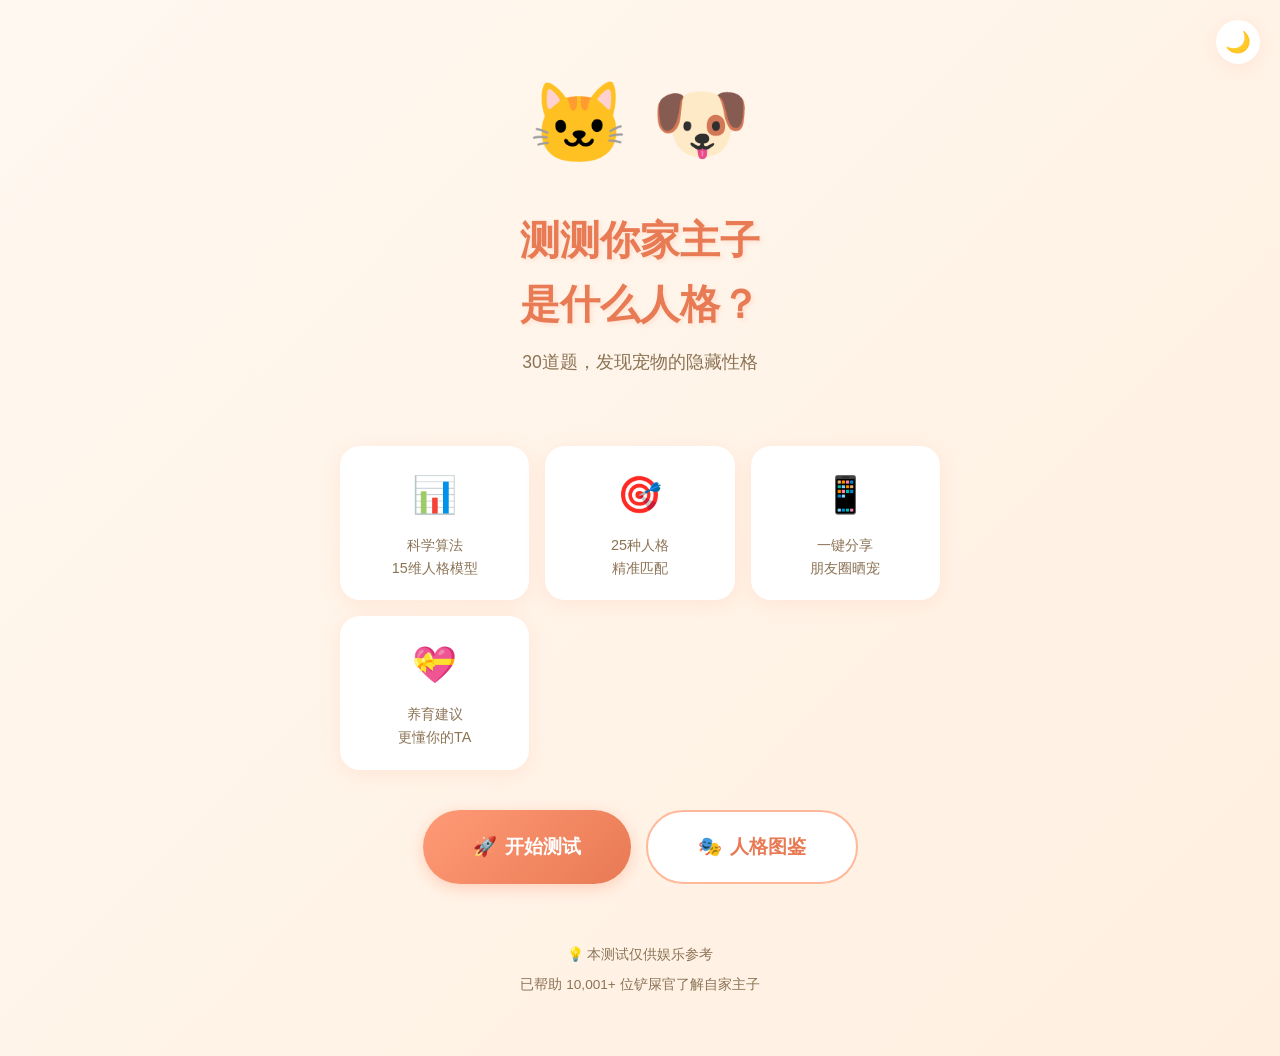
<file: index.html>
<!DOCTYPE html>
<html lang="zh-CN">
<head>
  <meta charset="UTF-8">
  <meta name="viewport" content="width=device-width, initial-scale=1.0, maximum-scale=1.0, user-scalable=no">
  <title>宠物MBTI测试 - 测测你家主子是什么人格？</title>
  <meta name="description" content="30道题，发现你家宠物的隐藏性格！猫狗MBTI性格测试，娱乐向轻量级测试网站">
  
  <!-- Open Graph -->
  <meta property="og:title" content="宠物MBTI测试 - 测测你家主子是什么人格？">
  <meta property="og:description" content="30道题，发现你家宠物的隐藏性格！">
  <meta property="og:type" content="website">
  
  <!-- 样式 -->
  <link rel="stylesheet" href="css/style.css">
  
  <!-- 公共脚本 -->
  <script src="js/common.js" defer></script>
  
  <!-- 图标 -->
  <link rel="icon" href="data:image/svg+xml,<svg xmlns='http://www.w3.org/2000/svg' viewBox='0 0 100 100'><text y='.9em' font-size='90'>🐾</text></svg>">
</head>
<body>
  <div class="container">
    <main class="home-page fade-in">
      <!-- 主视觉区域 -->
      <section class="hero-section">
        <div class="pet-icons">🐱 🐶</div>
        <h1 class="main-title">测测你家主子<br>是什么人格？</h1>
        <p class="subtitle">30道题，发现宠物的隐藏性格</p>
      </section>
      
      <!-- 特性介绍 -->
      <section class="features">
        <div class="feature-card">
          <div class="feature-icon">📊</div>
          <p class="feature-text">科学算法<br>15维人格模型</p>
        </div>
        <div class="feature-card">
          <div class="feature-icon">🎯</div>
          <p class="feature-text">25种人格<br>精准匹配</p>
        </div>
        <div class="feature-card">
          <div class="feature-icon">📱</div>
          <p class="feature-text">一键分享<br>朋友圈晒宠</p>
        </div>
        <div class="feature-card">
          <div class="feature-icon">💝</div>
          <p class="feature-text">养育建议<br>更懂你的TA</p>
        </div>
      </section>
      
      <!-- 操作按钮 -->
      <div class="action-buttons">
        <a href="test.html" class="btn btn-primary btn-large">
          <span>🚀</span>
          <span>开始测试</span>
        </a>
        <a href="gallery.html" class="btn btn-secondary btn-large">
          <span>🎭</span>
          <span>人格图鉴</span>
        </a>
      </div>
      
      <!-- 底部说明 -->
      <footer style="margin-top: 60px; text-align: center; color: var(--text-secondary); font-size: 0.85rem;">
        <p>💡 本测试仅供娱乐参考</p>
        <p style="margin-top: 8px;">已帮助 <span id="test-count">10,000+</span> 位铲屎官了解自家主子</p>
      </footer>
    </main>
  </div>
  
  <script>
    // 简单的访问计数（本地存储）
    (function() {
      let count = localStorage.getItem('pet_mbti_visits') || 10000;
      count = parseInt(count) + Math.floor(Math.random() * 3);
      localStorage.setItem('pet_mbti_visits', count);
      document.getElementById('test-count').textContent = count.toLocaleString() + '+';
    })();
    
    // 检查并应用保存的主题
    (function() {
      const savedTheme = localStorage.getItem('pet_mbti_theme');
      if (savedTheme === 'dark') {
        document.documentElement.setAttribute('data-theme', 'dark');
      }
    })();
  </script>
</body>
</html>
</file>
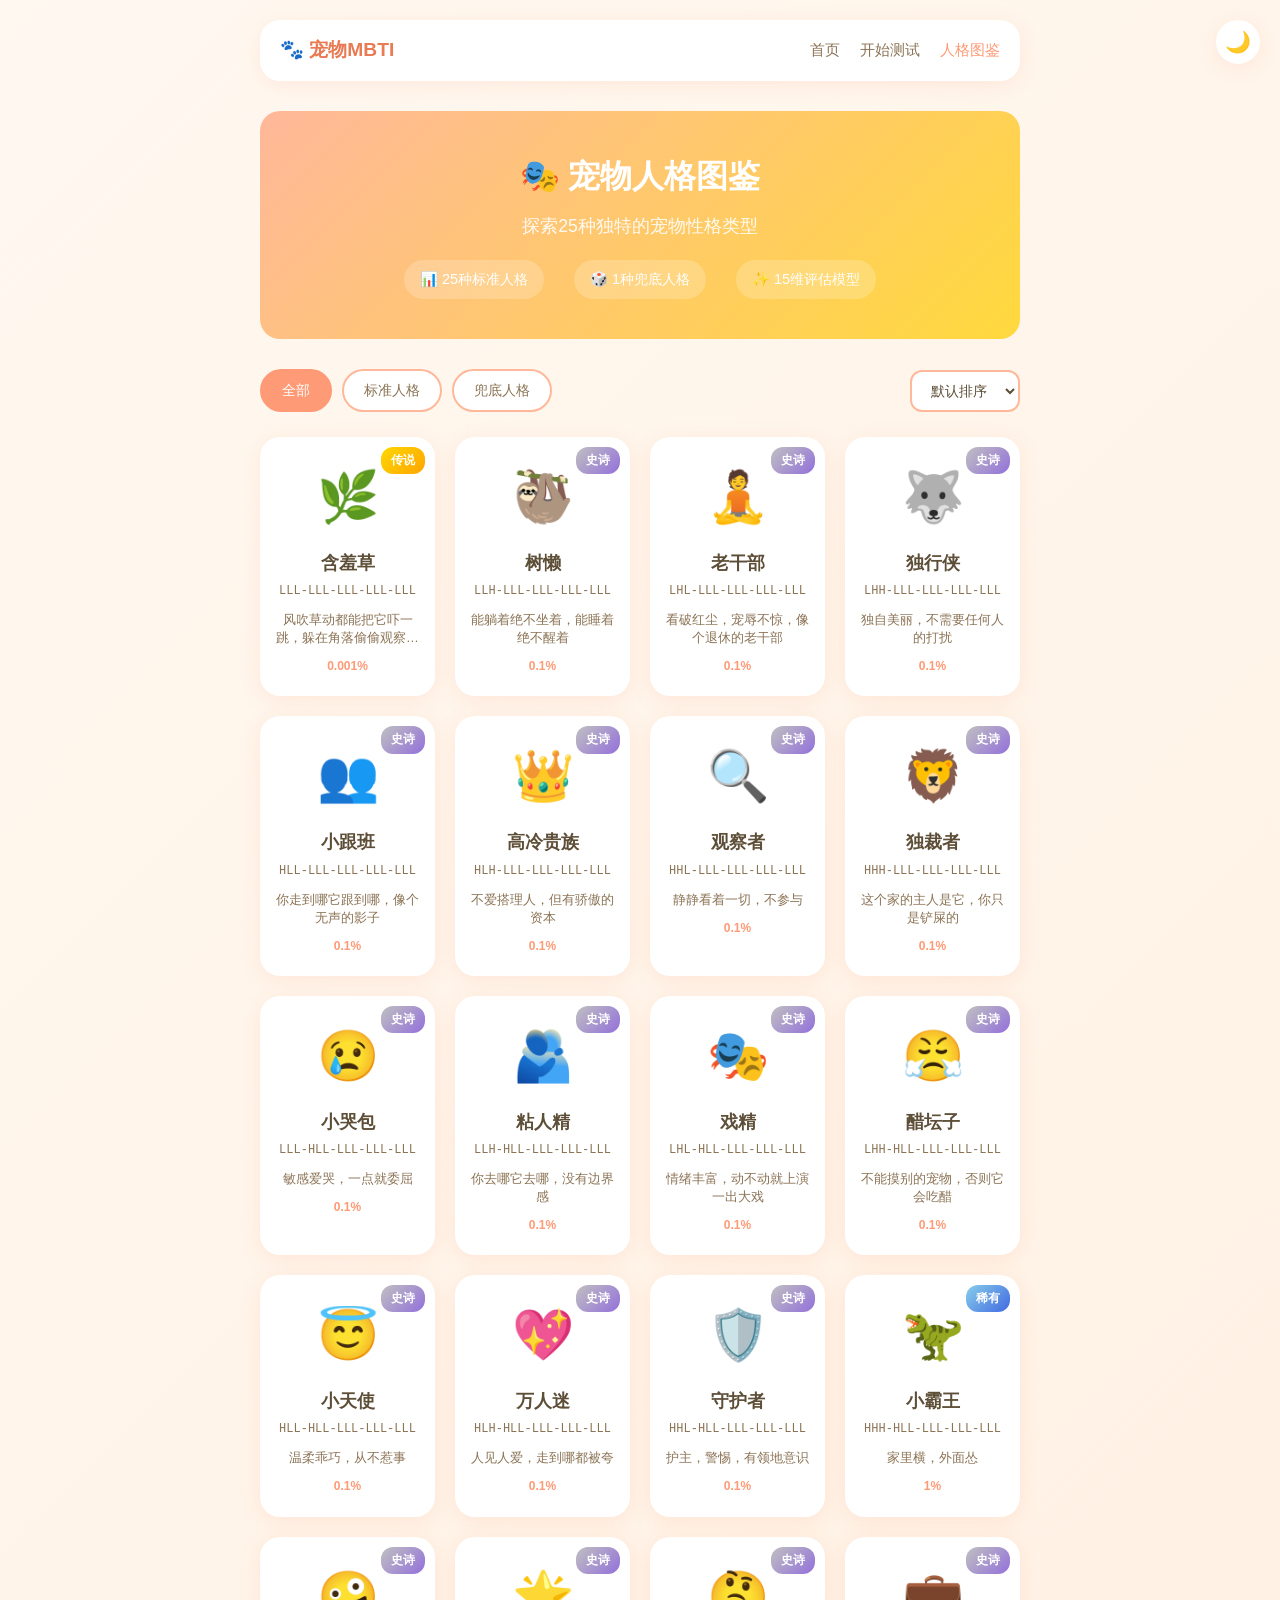
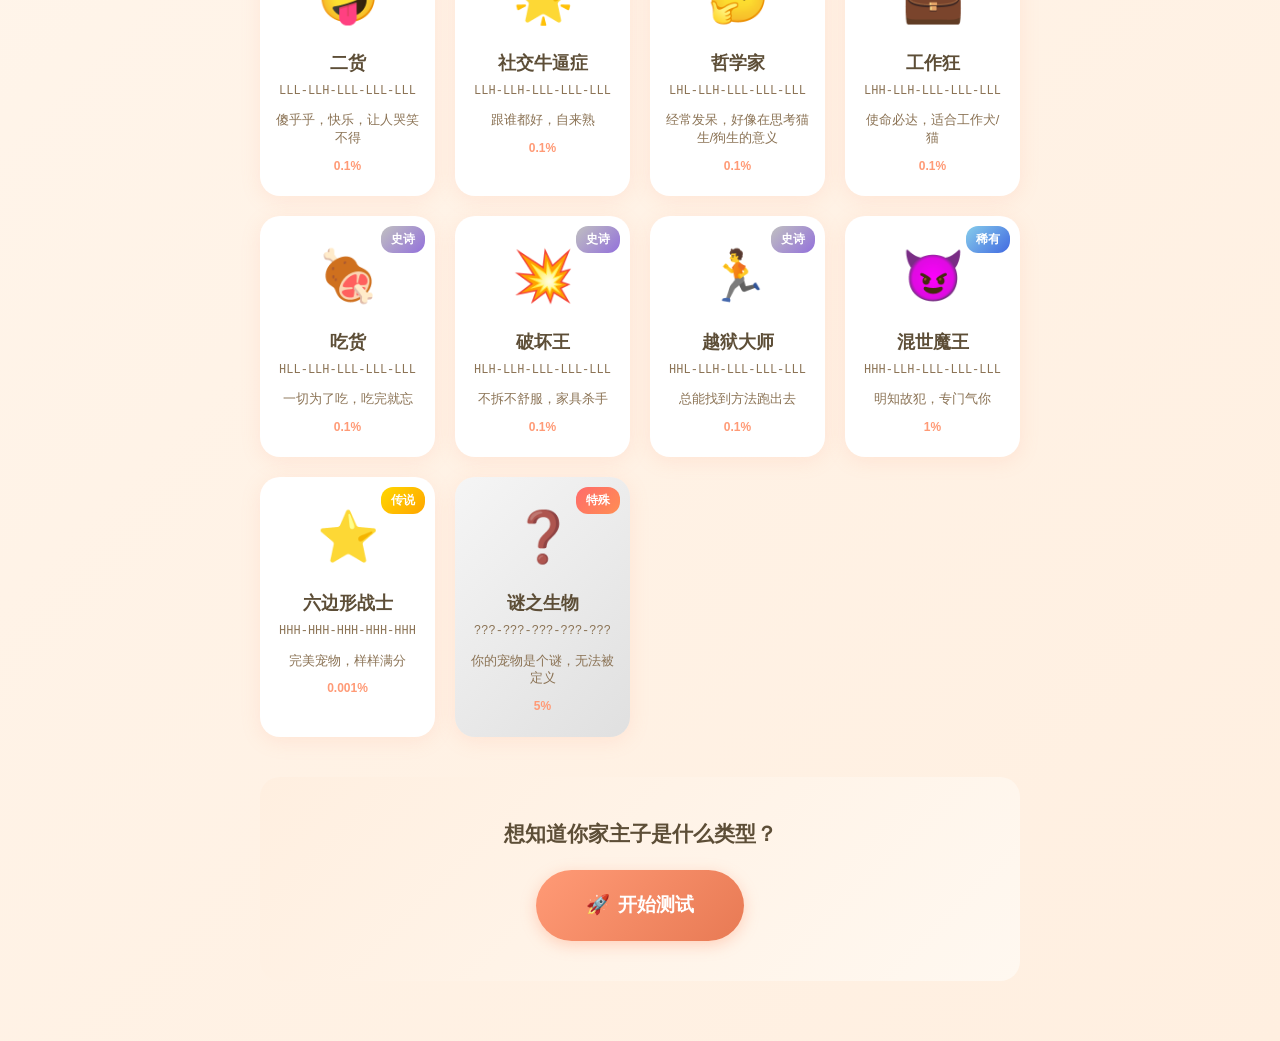
<file: gallery.html>
<!DOCTYPE html>
<html lang="zh-CN">
<head>
  <meta charset="UTF-8">
  <meta name="viewport" content="width=device-width, initial-scale=1.0, maximum-scale=1.0, user-scalable=no">
  <title>人格图鉴 - 宠物MBTI</title>
  <meta name="description" content="查看25种宠物人格类型完整图鉴">
  
  <link rel="stylesheet" href="css/style.css">
  <link rel="stylesheet" href="css/gallery.css">
  <link rel="icon" href="data:image/svg+xml,<svg xmlns='http://www.w3.org/2000/svg' viewBox='0 0 100 100'><text y='.9em' font-size='90'>🐾</text></svg>">
  
  <!-- 公共脚本 -->
  <script src="js/common.js" defer></script>
</head>
<body>
  <div class="container">
    <main class="gallery-page">
      <!-- 头部 -->
      <header class="gallery-header">
        <nav class="nav-bar">
          <a href="index.html" class="nav-logo">🐾 宠物MBTI</a>
          <div class="nav-links">
            <a href="index.html" class="nav-link">首页</a>
            <a href="test.html" class="nav-link">开始测试</a>
            <span class="nav-link active">人格图鉴</span>
          </div>
        </nav>
        
        <div class="gallery-title">
          <h1>🎭 宠物人格图鉴</h1>
          <p class="gallery-subtitle">探索25种独特的宠物性格类型</p>
          <div class="stats-bar">
            <span class="stat-item">📊 25种标准人格</span>
            <span class="stat-item">🎲 1种兜底人格</span>
            <span class="stat-item">✨ 15维评估模型</span>
          </div>
        </div>
      </header>
      
      <!-- 筛选标签 -->
      <section class="filter-section">
        <div class="filter-tabs">
          <button class="filter-tab active" data-filter="all">全部</button>
          <button class="filter-tab" data-filter="normal">标准人格</button>
          <button class="filter-tab" data-filter="fallback">兜底人格</button>
        </div>
        
        <div class="sort-options">
          <select id="sort-select">
            <option value="default">默认排序</option>
            <option value="rarity">按稀有度</option>
            <option value="name">按名称</option>
          </select>
        </div>
      </section>
      
      <!-- 图鉴网格 -->
      <section class="gallery-grid" id="gallery-grid">
        <!-- 卡片将通过JS动态生成 -->
      </section>
      
      <!-- 详情模态框 -->
      <div class="modal-overlay" id="modal-overlay">
        <div class="modal-content">
          <button class="modal-close" id="modal-close">×</button>
          <div class="modal-body" id="modal-body">
            <!-- 详情内容将通过JS填充 -->
          </div>
        </div>
      </div>
      
      <!-- 底部CTA -->
      <section class="gallery-cta">
        <h2>想知道你家主子是什么类型？</h2>
        <a href="test.html" class="btn btn-primary btn-large">
          <span>🚀</span> 开始测试
        </a>
      </section>
    </main>
  </div>
  
  <script>
    // 全局变量
    let types = [];
    let fallback = null;
    let localStats = {};
    
    // 人格图标映射
    const iconMap = {
      'shy_leaf': '🌿', 'sloth': '🦥', 'old_soul': '🧘', 'lone_wolf': '🐺',
      'shadow': '👥', 'aloof_lord': '👑', 'observer': '🔍', 'dictator': '🦁',
      'crybaby': '😢', 'velcro': '🫂', 'drama_queen': '🎭', 'jealousy': '😤',
      'angel': '😇', 'heartthrob': '💖', 'guardian': '🛡️', 'little_boss': '🦖',
      'goofball': '🤪', 'social_king': '🌟', 'philosopher': '🤔', 'workaholic': '💼',
      'foodie': '🍖', 'destroyer': '💥', 'escape_artist': '🏃', 'troublemaker': '😈',
      'hexagon_warrior': '⭐', 'mystery': '❓'
    };
    
    // 稀有度计算（基于维度组合的理论概率）
    function calculateRarity(code) {
      // 每个维度3种可能，15维总组合数 = 3^15 = 14,348,907
      // 简化计算：基于H/M/L分布估算
      const parts = code.split('-');
      let hCount = 0, lCount = 0;
      
      parts.forEach(part => {
        part.split('').forEach(char => {
          if (char === 'H') hCount++;
          if (char === 'L') lCount++;
        });
      });
      
      // 极端值（全H或全L）更稀有
      if (hCount === 15 || lCount === 15) return { percent: 0.001, label: '传说' };
      if (hCount >= 12 || lCount >= 12) return { percent: 0.1, label: '史诗' };
      if (hCount >= 9 || lCount >= 9) return { percent: 1, label: '稀有' };
      if (hCount >= 6 || lCount >= 6) return { percent: 5, label: ' uncommon' };
      return { percent: 15, label: '常见' };
    }
    
    // 加载本地统计
    function loadLocalStats() {
      const stats = localStorage.getItem('pet_mbti_stats');
      if (stats) {
        localStats = JSON.parse(stats);
      }
    }
    
    // 初始化
    async function init() {
      try {
        const response = await fetch('data/types.json');
        const data = await response.json();
        types = data.types;
        fallback = data.fallback;
        
        loadLocalStats();
        renderGallery();
        setupEventListeners();
      } catch (error) {
        console.error('加载失败:', error);
        document.getElementById('gallery-grid').innerHTML = '<p>加载失败，请刷新页面重试</p>';
      }
    }
    
    // 渲染图鉴
    function renderGallery(filter = 'all', sort = 'default') {
      const grid = document.getElementById('gallery-grid');
      grid.innerHTML = '';
      
      let displayTypes = [...types];
      if (filter === 'fallback') {
        displayTypes = [fallback];
      }
      
      // 排序
      if (sort === 'rarity') {
        displayTypes.sort((a, b) => {
          const rarityA = calculateRarity(a.code).percent;
          const rarityB = calculateRarity(b.code).percent;
          return rarityA - rarityB;
        });
      } else if (sort === 'name') {
        displayTypes.sort((a, b) => a.name.localeCompare(b.name));
      }
      
      displayTypes.forEach(type => {
        const rarity = calculateRarity(type.code);
        const icon = iconMap[type.id] || '🐾';
        const count = localStats[type.id] || 0;
        
        const card = document.createElement('div');
        card.className = 'gallery-card';
        card.dataset.id = type.id;
        card.innerHTML = `
          <div class="card-rarity rarity-${rarity.label}">${rarity.label}</div>
          <div class="card-icon">${icon}</div>
          <h3 class="card-name">${type.name}</h3>
          <p class="card-code">${type.code}</p>
          <p class="card-tagline">${type.tagline}</p>
          <div class="card-stats">
            <span class="rarity-percent">${rarity.percent}%</span>
            ${count > 0 ? `<span class="test-count">已测出 ${count} 次</span>` : ''}
          </div>
        `;
        
        card.addEventListener('click', () => showDetail(type));
        grid.appendChild(card);
      });
      
      // 添加兜底人格（仅当筛选全部时，在25种人格后面添加）
      if (filter === 'all') {
        const fallbackRarity = { percent: 5, label: '特殊' };
        const fallbackCard = document.createElement('div');
        fallbackCard.className = 'gallery-card fallback-card';
        fallbackCard.innerHTML = `
          <div class="card-rarity rarity-${fallbackRarity.label}">${fallbackRarity.label}</div>
          <div class="card-icon">${iconMap[fallback.id]}</div>
          <h3 class="card-name">${fallback.name}</h3>
          <p class="card-code">${fallback.code}</p>
          <p class="card-tagline">${fallback.tagline}</p>
          <div class="card-stats">
            <span class="rarity-percent">${fallbackRarity.percent}%</span>
          </div>
        `;
        fallbackCard.addEventListener('click', () => showDetail(fallback, true));
        grid.appendChild(fallbackCard);
      }
    }
    
    // 显示详情
    function showDetail(type, isFallback = false) {
      const modal = document.getElementById('modal-overlay');
      const body = document.getElementById('modal-body');
      const rarity = isFallback ? { percent: 5, label: '特殊' } : calculateRarity(type.code);
      const icon = iconMap[type.id] || '🐾';
      
      // 解析15维度
      const dimensions = parseDimensions(type.code);
      
      body.innerHTML = `
        <div class="modal-header">
          <div class="modal-icon">${icon}</div>
          <div class="modal-title">
            <h2>${type.name}</h2>
            <p class="modal-name-en">${type.name_en}</p>
            <span class="modal-rarity rarity-${rarity.label}">${rarity.label} · ${rarity.percent}%</span>
          </div>
        </div>
        
        <div class="modal-tagline">"${type.tagline}"</div>
        
        <div class="modal-section">
          <h3>📖 性格解读</h3>
          <p>${type.description}</p>
        </div>
        
        <div class="modal-section">
          <h3>💡 养育建议</h3>
          <p>${type.advice}</p>
        </div>
        
        <div class="modal-section">
          <h3>💬 经典语录</h3>
          <blockquote>${type.quote}</blockquote>
        </div>
        
        <div class="modal-section">
          <h3>📊 15维度特征</h3>
          <div class="dimensions-list">
            ${dimensions.map(d => `
              <div class="dimension-item">
                <span class="dim-name">${d.name}</span>
                <span class="dim-value dim-${d.level.toLowerCase()}">${d.level}</span>
              </div>
            `).join('')}
          </div>
        </div>
        
        <div class="modal-actions">
          <a href="test.html" class="btn btn-primary">🎯 测测我家主子</a>
          <button class="btn btn-secondary" onclick="copyTypeLink('${type.id}')">🔗 分享</button>
        </div>
      `;
      
      modal.classList.add('active');
      document.body.style.overflow = 'hidden';
    }
    
    // 解析维度
    function parseDimensions(code) {
      const dimNames = [
        'S1-独立依赖', 'S2-安静活跃', 'S3-谨慎大胆',
        'E1-冷淡热情', 'E2-隐忍表达', 'E3-平静易怒',
        'A1-认生社交', 'A2-守旧喜新', 'A3-顺从固执',
        'Ac1-慢速快速', 'Ac2-粗心精细', 'Ac3-拖延果断',
        'So1-避人主动', 'So2-独宠分享', 'So3-沉默吵闹'
      ];
      
      const parts = code.split('-');
      const levels = parts.join('').split('');
      
      return dimNames.map((name, i) => ({
        name: name,
        level: levels[i] || 'M'
      }));
    }
    
    // 复制链接
    function copyTypeLink(typeId) {
      const url = `${window.location.origin}/result.html?type=${typeId}`;
      navigator.clipboard.writeText(url).then(() => {
        alert('链接已复制！');
      });
    }
    
    // 事件监听
    function setupEventListeners() {
      // 筛选标签
      document.querySelectorAll('.filter-tab').forEach(tab => {
        tab.addEventListener('click', () => {
          document.querySelectorAll('.filter-tab').forEach(t => t.classList.remove('active'));
          tab.classList.add('active');
          const filter = tab.dataset.filter;
          const sort = document.getElementById('sort-select').value;
          renderGallery(filter, sort);
        });
      });
      
      // 排序
      document.getElementById('sort-select').addEventListener('change', (e) => {
        const sort = e.target.value;
        const filter = document.querySelector('.filter-tab.active').dataset.filter;
        renderGallery(filter, sort);
      });
      
      // 关闭模态框
      document.getElementById('modal-close').addEventListener('click', closeModal);
      document.getElementById('modal-overlay').addEventListener('click', (e) => {
        if (e.target.id === 'modal-overlay') closeModal();
      });
      
      // ESC关闭
      document.addEventListener('keydown', (e) => {
        if (e.key === 'Escape') closeModal();
      });
    }
    
    function closeModal() {
      document.getElementById('modal-overlay').classList.remove('active');
      document.body.style.overflow = '';
    }
    
    // 启动
    init();
  </script>
</body>
</html>
</file>
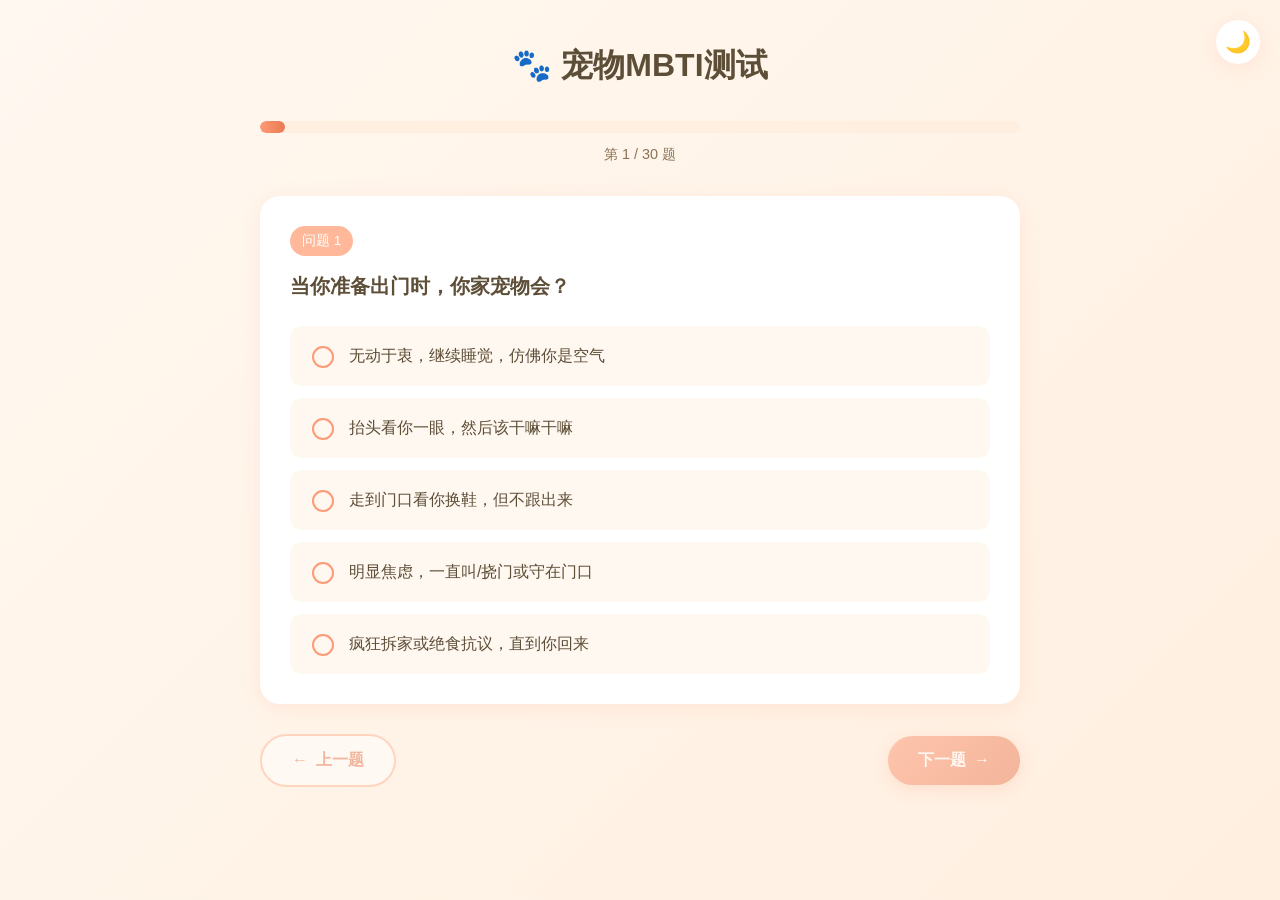
<file: test.html>
<!DOCTYPE html>
<html lang="zh-CN">
<head>
  <meta charset="UTF-8">
  <meta name="viewport" content="width=device-width, initial-scale=1.0, maximum-scale=1.0, user-scalable=no">
  <title>测试中... - 宠物MBTI</title>
  <meta name="description" content="回答30道问题，发现你家宠物的隐藏性格">
  
  <link rel="stylesheet" href="css/style.css">
  <link rel="icon" href="data:image/svg+xml,<svg xmlns='http://www.w3.org/2000/svg' viewBox='0 0 100 100'><text y='.9em' font-size='90'>🐾</text></svg>">
  
  <!-- 公共脚本 -->
  <script src="js/common.js" defer></script>
</head>
<body>
  <div class="container">
    <main class="test-page">
      <!-- 头部 -->
      <header class="test-header">
        <h1>🐾 宠物MBTI测试</h1>
      </header>
      
      <!-- 进度条 -->
      <section class="progress-section">
        <div class="progress-bar">
          <div class="progress-fill" id="progress-fill" style="width: 3.33%"></div>
        </div>
        <p class="progress-text">第 <span id="current-num">1</span> / 30 题</p>
      </section>
      
      <!-- 问题卡片 -->
      <section class="question-card slide-in" id="question-card">
        <span class="question-number" id="question-number">问题 1</span>
        <h2 class="question-text" id="question-text">加载中...</h2>
        
        <div class="options-list" id="options-list">
          <!-- 选项将通过JS动态生成 -->
        </div>
      </section>
      
      <!-- 导航按钮 -->
      <nav class="test-navigation">
        <button class="btn btn-secondary nav-btn" id="prev-btn" onclick="goToPrev()" disabled>
          <span>←</span> 上一题
        </button>
        <button class="btn btn-primary nav-btn" id="next-btn" onclick="goToNext()" disabled>
          下一题 <span>→</span>
        </button>
      </nav>
    </main>
  </div>
  
  <!-- 加载算法脚本 -->
  <script src="js/algorithm.js"></script>
  
  <script>
    // 全局变量
    let questions = [];
    let currentIndex = 0;
    let answers = {}; // { Q1: score, Q2: score, ... }
    
    // 初始化
    async function init() {
      try {
        const response = await fetch('data/questions.json');
        const data = await response.json();
        questions = data.questions;
        
        // 检查是否有保存的进度
        const savedProgress = localStorage.getItem('pet_mbti_progress');
        if (savedProgress) {
          const progress = JSON.parse(savedProgress);
          if (confirm('检测到上次未完成的测试，是否继续？')) {
            currentIndex = progress.currentIndex || 0;
            answers = progress.answers || {};
          } else {
            localStorage.removeItem('pet_mbti_progress');
          }
        }
        
        renderQuestion();
      } catch (error) {
        console.error('加载题目失败:', error);
        document.getElementById('question-text').textContent = '加载失败，请刷新页面重试';
      }
    }
    
    // 渲染当前问题
    function renderQuestion() {
      const question = questions[currentIndex];
      
      // 更新进度
      const progress = ((currentIndex + 1) / questions.length) * 100;
      document.getElementById('progress-fill').style.width = progress + '%';
      document.getElementById('current-num').textContent = currentIndex + 1;
      
      // 更新问题内容
      document.getElementById('question-number').textContent = `问题 ${currentIndex + 1}`;
      document.getElementById('question-text').textContent = question.text;
      
      // 渲染选项
      const optionsList = document.getElementById('options-list');
      optionsList.innerHTML = '';
      
      question.options.forEach((option, index) => {
        const optionItem = document.createElement('div');
        optionItem.className = 'option-item';
        optionItem.dataset.score = option.score;
        
        // 检查是否已选择
        if (answers[question.id] === option.score) {
          optionItem.classList.add('selected');
        }
        
        optionItem.innerHTML = `
          <div class="option-radio"></div>
          <div class="option-text">${option.text}</div>
        `;
        
        optionItem.addEventListener('click', () => selectOption(option.score));
        optionsList.appendChild(optionItem);
      });
      
      // 更新按钮状态
      document.getElementById('prev-btn').disabled = currentIndex === 0;
      document.getElementById('next-btn').disabled = !answers[question.id];
      
      // 最后一题显示"查看结果"
      const nextBtn = document.getElementById('next-btn');
      if (currentIndex === questions.length - 1) {
        nextBtn.innerHTML = '查看结果 <span>✨</span>';
      } else {
        nextBtn.innerHTML = '下一题 <span>→</span>';
      }
      
      // 添加动画效果
      const card = document.getElementById('question-card');
      card.classList.remove('slide-in');
      void card.offsetWidth; // 触发重排
      card.classList.add('slide-in');
    }
    
    // 选择选项
    function selectOption(score) {
      const question = questions[currentIndex];
      answers[question.id] = score;
      
      // 更新UI
      const optionItems = document.querySelectorAll('.option-item');
      optionItems.forEach(item => {
        item.classList.remove('selected');
        if (parseInt(item.dataset.score) === score) {
          item.classList.add('selected');
        }
      });
      
      // 启用下一题按钮
      document.getElementById('next-btn').disabled = false;
      
      // 自动保存进度
      saveProgress();
      
      // 延迟自动进入下一题（可选）
      // setTimeout(goToNext, 300);
    }
    
    // 上一题
    function goToPrev() {
      if (currentIndex > 0) {
        currentIndex--;
        renderQuestion();
        saveProgress();
      }
    }
    
    // 下一题
    function goToNext() {
      if (currentIndex < questions.length - 1) {
        currentIndex++;
        renderQuestion();
        saveProgress();
      } else {
        // 完成测试，提交结果
        submitTest();
      }
    }
    
    // 保存进度
    function saveProgress() {
      const progress = {
        currentIndex: currentIndex,
        answers: answers,
        timestamp: Date.now()
      };
      localStorage.setItem('pet_mbti_progress', JSON.stringify(progress));
    }
    
    // 提交测试
    async function submitTest() {
      // 检查是否全部回答
      if (Object.keys(answers).length < questions.length) {
        alert('请回答所有问题后再查看结果');
        return;
      }
      
      // 保存答案到localStorage，供结果页使用
      localStorage.setItem('pet_mbti_answers', JSON.stringify(answers));
      
      // 清除进度
      localStorage.removeItem('pet_mbti_progress');
      
      // 跳转到结果页
      window.location.href = 'result.html';
    }
    
    // 启动
    init();
  </script>
</body>
</html>
</file>
<file: css/style.css>
/* ============================================
   宠物MBTI测试网站 - 可爱治愈系样式
   ============================================ */

/* CSS变量定义 */
:root {
  --primary-color: #FF9A76;
  --primary-light: #FFB89A;
  --primary-dark: #E87A54;
  --secondary-color: #FFD93D;
  --bg-color: #FFF8F0;
  --bg-secondary: #FFEFE0;
  --text-primary: #5D4E37;
  --text-secondary: #8B7355;
  --white: #FFFFFF;
  --shadow: 0 4px 20px rgba(255, 154, 118, 0.15);
  --shadow-hover: 0 8px 30px rgba(255, 154, 118, 0.25);
  --radius: 20px;
  --radius-sm: 12px;
  --transition: all 0.3s ease;
}

/* 暗色模式变量 */
[data-theme="dark"] {
  --primary-color: #FF8A65;
  --primary-light: #FFAB91;
  --primary-dark: #F4511E;
  --secondary-color: #FFD54F;
  --bg-color: #1a1a2e;
  --bg-secondary: #252542;
  --text-primary: #e4e4e7;
  --text-secondary: #a1a1aa;
  --white: #2d2d44;
  --shadow: 0 4px 20px rgba(0, 0, 0, 0.3);
  --shadow-hover: 0 8px 30px rgba(0, 0, 0, 0.4);
}

/* 基础重置 */
* {
  margin: 0;
  padding: 0;
  box-sizing: border-box;
}

html {
  font-size: 16px;
}

body {
  font-family: -apple-system, BlinkMacSystemFont, 'Segoe UI', 'PingFang SC', 'Hiragino Sans GB', 'Microsoft YaHei', sans-serif;
  background: linear-gradient(135deg, var(--bg-color) 0%, var(--bg-secondary) 100%);
  color: var(--text-primary);
  min-height: 100vh;
  line-height: 1.6;
}

/* 容器 */
.container {
  max-width: 800px;
  margin: 0 auto;
  padding: 20px;
  min-height: 100vh;
  display: flex;
  flex-direction: column;
}

/* ============================================
   首页样式
   ============================================ */

.home-page {
  display: flex;
  flex-direction: column;
  align-items: center;
  justify-content: center;
  min-height: 100vh;
  text-align: center;
  padding: 40px 20px;
}

.hero-section {
  margin-bottom: 40px;
}

.pet-icons {
  font-size: 80px;
  margin-bottom: 20px;
  animation: bounce 2s ease infinite;
}

@keyframes bounce {
  0%, 100% { transform: translateY(0); }
  50% { transform: translateY(-10px); }
}

.main-title {
  font-size: 2.5rem;
  font-weight: 700;
  color: var(--primary-dark);
  margin-bottom: 12px;
  text-shadow: 2px 2px 4px rgba(255, 154, 118, 0.2);
}

.subtitle {
  font-size: 1.1rem;
  color: var(--text-secondary);
  margin-bottom: 30px;
}

/* 特性卡片 */
.features {
  display: grid;
  grid-template-columns: repeat(auto-fit, minmax(150px, 1fr));
  gap: 16px;
  width: 100%;
  max-width: 600px;
  margin-bottom: 40px;
}

.feature-card {
  background: var(--white);
  padding: 20px;
  border-radius: var(--radius);
  box-shadow: var(--shadow);
  transition: var(--transition);
}

.feature-card:hover {
  transform: translateY(-5px);
  box-shadow: var(--shadow-hover);
}

.feature-icon {
  font-size: 36px;
  margin-bottom: 10px;
}

.feature-text {
  font-size: 0.9rem;
  color: var(--text-secondary);
}

/* 按钮容器 */
.action-buttons {
  display: flex;
  gap: 15px;
  justify-content: center;
  flex-wrap: wrap;
}

/* 主题切换按钮 */
.theme-toggle {
  position: fixed;
  top: 20px;
  right: 20px;
  width: 44px;
  height: 44px;
  border-radius: 50%;
  background: var(--white);
  border: none;
  box-shadow: var(--shadow);
  cursor: pointer;
  font-size: 1.3rem;
  display: flex;
  align-items: center;
  justify-content: center;
  transition: var(--transition);
  z-index: 100;
}

.theme-toggle:hover {
  transform: scale(1.1);
}

/* 按钮样式 */
.btn {
  display: inline-flex;
  align-items: center;
  justify-content: center;
  gap: 8px;
  padding: 16px 40px;
  font-size: 1.1rem;
  font-weight: 600;
  border: none;
  border-radius: 50px;
  cursor: pointer;
  transition: var(--transition);
  text-decoration: none;
}

.btn-primary {
  background: linear-gradient(135deg, var(--primary-color) 0%, var(--primary-dark) 100%);
  color: var(--white);
  box-shadow: 0 4px 15px rgba(255, 154, 118, 0.4);
}

.btn-primary:hover {
  transform: translateY(-2px);
  box-shadow: 0 6px 20px rgba(255, 154, 118, 0.5);
}

.btn-secondary {
  background: var(--white);
  color: var(--primary-dark);
  border: 2px solid var(--primary-light);
}

.btn-secondary:hover {
  background: var(--bg-secondary);
}

.btn-large {
  padding: 20px 50px;
  font-size: 1.2rem;
}

/* ============================================
   测试页样式
   ============================================ */

.test-page {
  padding: 20px 0;
}

.test-header {
  text-align: center;
  margin-bottom: 30px;
}

.progress-section {
  margin-bottom: 30px;
}

.progress-bar {
  height: 12px;
  background: var(--bg-secondary);
  border-radius: 10px;
  overflow: hidden;
  margin-bottom: 10px;
}

.progress-fill {
  height: 100%;
  background: linear-gradient(90deg, var(--primary-color) 0%, var(--primary-dark) 100%);
  border-radius: 10px;
  transition: width 0.5s ease;
}

.progress-text {
  text-align: center;
  font-size: 0.9rem;
  color: var(--text-secondary);
}

/* 问题卡片 */
.question-card {
  background: var(--white);
  border-radius: var(--radius);
  padding: 30px;
  box-shadow: var(--shadow);
  margin-bottom: 30px;
}

.question-number {
  display: inline-block;
  background: var(--primary-light);
  color: var(--white);
  padding: 4px 12px;
  border-radius: 20px;
  font-size: 0.85rem;
  margin-bottom: 15px;
}

.question-text {
  font-size: 1.25rem;
  font-weight: 600;
  color: var(--text-primary);
  margin-bottom: 25px;
  line-height: 1.5;
}

/* 选项列表 */
.options-list {
  display: flex;
  flex-direction: column;
  gap: 12px;
}

.option-item {
  display: flex;
  align-items: flex-start;
  padding: 16px 20px;
  background: var(--bg-color);
  border: 2px solid transparent;
  border-radius: var(--radius-sm);
  cursor: pointer;
  transition: var(--transition);
  min-height: 60px;
}

.option-item .option-radio {
  margin-top: 2px;
  flex-shrink: 0;
}

.option-item:hover {
  background: var(--bg-secondary);
  border-color: var(--primary-light);
}

.option-item.selected {
  background: var(--primary-light);
  border-color: var(--primary-color);
  color: var(--white);
}

.option-radio {
  width: 22px;
  height: 22px;
  border: 2px solid var(--primary-color);
  border-radius: 50%;
  margin-right: 15px;
  display: flex;
  align-items: center;
  justify-content: center;
  flex-shrink: 0;
}

.option-item.selected .option-radio {
  background: var(--white);
}

.option-item.selected .option-radio::after {
  content: '';
  width: 12px;
  height: 12px;
  background: var(--primary-color);
  border-radius: 50%;
}

.option-text {
  font-size: 1rem;
  line-height: 1.5;
}

/* 导航按钮 */
.test-navigation {
  display: flex;
  justify-content: space-between;
  align-items: center;
  gap: 15px;
}

.nav-btn {
  padding: 14px 30px;
  font-size: 1rem;
}

.nav-btn:disabled {
  opacity: 0.5;
  cursor: not-allowed;
}

/* ============================================
   结果页样式
   ============================================ */

.result-page {
  padding: 20px 0;
}

.result-header {
  text-align: center;
  margin-bottom: 30px;
}

.result-header h1 {
  font-size: 1.5rem;
  color: var(--text-secondary);
  margin-bottom: 10px;
}

/* 结果卡片 */
.result-card {
  background: var(--white);
  border-radius: var(--radius);
  padding: 30px;
  box-shadow: var(--shadow);
  margin-bottom: 25px;
  text-align: center;
}

.type-image {
  width: 150px;
  height: 150px;
  margin: 0 auto 20px;
  background: linear-gradient(135deg, var(--primary-light) 0%, var(--secondary-color) 100%);
  border-radius: 50%;
  display: flex;
  align-items: center;
  justify-content: center;
  font-size: 80px;
}

.type-name {
  font-size: 2rem;
  font-weight: 700;
  color: var(--primary-dark);
  margin-bottom: 5px;
}

.type-name-en {
  font-size: 1rem;
  color: var(--text-secondary);
  margin-bottom: 15px;
}

.type-tagline {
  font-size: 1.1rem;
  color: var(--text-primary);
  font-style: italic;
  padding: 15px;
  background: var(--bg-color);
  border-radius: var(--radius-sm);
  border-left: 4px solid var(--primary-color);
}

.similarity-badge {
  display: inline-flex;
  align-items: center;
  justify-content: center;
  padding: 8px 20px;
  background: linear-gradient(135deg, var(--secondary-color) 0%, #FFC107 100%);
  color: var(--text-primary);
  border-radius: 20px;
  font-weight: 600;
  font-size: 0.9rem;
  line-height: 1;
  white-space: nowrap;
  height: 36px;
  box-sizing: border-box;
}

/* 详情区块 */
.detail-section {
  background: var(--white);
  border-radius: var(--radius);
  padding: 25px;
  box-shadow: var(--shadow);
  margin-bottom: 20px;
}

.detail-section h3 {
  font-size: 1.1rem;
  color: var(--primary-dark);
  margin-bottom: 15px;
  display: flex;
  align-items: center;
  gap: 8px;
}

.detail-section p {
  color: var(--text-secondary);
  line-height: 1.8;
}

/* 经典语录 */
.quote-section {
  background: linear-gradient(135deg, var(--primary-light) 0%, var(--primary-color) 100%);
  color: var(--white);
  border-radius: var(--radius);
  padding: 25px;
  margin-bottom: 25px;
  text-align: center;
}

.quote-section .quote-icon {
  font-size: 2rem;
  margin-bottom: 10px;
}

.quote-section p {
  font-size: 1.2rem;
  font-style: italic;
  line-height: 1.6;
}

/* 分享区域 */
.share-section {
  background: var(--white);
  border-radius: var(--radius);
  padding: 25px;
  box-shadow: var(--shadow);
  margin-bottom: 25px;
  text-align: center;
}

.share-section h3 {
  margin-bottom: 20px;
  color: var(--text-primary);
}

.share-buttons {
  display: flex;
  gap: 15px;
  justify-content: center;
  flex-wrap: wrap;
}

.share-btn {
  padding: 12px 24px;
  border-radius: 25px;
  font-size: 0.95rem;
  display: flex;
  align-items: center;
  gap: 8px;
}

.share-btn.wechat {
  background: #07C160;
  color: white;
}

.share-btn.copy {
  background: var(--bg-secondary);
  color: var(--text-primary);
}

.share-btn.download {
  background: linear-gradient(135deg, var(--primary-color) 0%, var(--primary-dark) 100%);
  color: white;
}

/* 底部操作 */
.result-actions {
  display: flex;
  gap: 15px;
  justify-content: center;
  flex-wrap: wrap;
}

/* ============================================
   响应式设计
   ============================================ */

@media (max-width: 600px) {
  html {
    font-size: 14px;
  }
  
  .option-item {
    padding: 14px 16px;
    min-height: 56px;
  }
  
  .option-text {
    font-size: 0.95rem;
    line-height: 1.5;
  }
  
  .main-title {
    font-size: 1.8rem;
  }
  
  .pet-icons {
    font-size: 60px;
  }
  
  .features {
    grid-template-columns: repeat(2, 1fr);
  }
  
  .question-card {
    padding: 20px;
  }
  
  .question-text {
    font-size: 1.1rem;
  }
  
  .option-item {
    padding: 14px 16px;
  }
  
  .test-navigation {
    flex-direction: column;
  }
  
  .nav-btn {
    width: 100%;
  }
  
  .type-image {
    width: 120px;
    height: 120px;
    font-size: 60px;
  }
  
  .type-name {
    font-size: 1.6rem;
  }
  
  .share-buttons {
    flex-direction: column;
  }
  
  .share-btn {
    width: 100%;
    justify-content: center;
  }
}

/* ============================================
   动画效果
   ============================================ */

.fade-in {
  animation: fadeIn 0.5s ease;
}

@keyframes fadeIn {
  from {
    opacity: 0;
    transform: translateY(20px);
  }
  to {
    opacity: 1;
    transform: translateY(0);
  }
}

.slide-in {
  animation: slideIn 0.4s ease;
}

@keyframes slideIn {
  from {
    opacity: 0;
    transform: translateX(30px);
  }
  to {
    opacity: 1;
    transform: translateX(0);
  }
}

/* 加载动画 */
.loading {
  display: flex;
  align-items: center;
  justify-content: center;
  min-height: 200px;
}

.loading-spinner {
  width: 50px;
  height: 50px;
  border: 4px solid var(--bg-secondary);
  border-top-color: var(--primary-color);
  border-radius: 50%;
  animation: spin 1s linear infinite;
}

@keyframes spin {
  to {
    transform: rotate(360deg);
  }
}

/* 隐藏元素 */
.hidden {
  display: none !important;
}

/* ============================================
   结果页新增样式
   ============================================ */

/* 结果徽章组 */
.result-badges {
  display: flex;
  gap: 10px;
  justify-content: center;
  flex-wrap: wrap;
  margin-top: 15px;
  align-items: stretch;
}

/* 稀有度徽章 */
.rarity-badge {
  padding: 8px 16px;
  border-radius: 20px;
  font-size: 0.85rem;
  font-weight: 600;
  display: inline-flex;
  align-items: center;
  justify-content: center;
  line-height: 1;
  white-space: nowrap;
  height: 36px;
  box-sizing: border-box;
}

.rarity-legendary {
  background: linear-gradient(135deg, #FFD700, #FFA500);
  color: #fff;
}

.rarity-epic {
  background: linear-gradient(135deg, #C0C0C0, #9370DB);
  color: #fff;
}

.rarity-rare {
  background: linear-gradient(135deg, #87CEEB, #4169E1);
  color: #fff;
}

.rarity-uncommon {
  background: linear-gradient(135deg, #90EE90, #3CB371);
  color: #fff;
}

.rarity-common {
  background: var(--bg-secondary);
  color: var(--text-secondary);
}

/* 雷达图区域 */
.radar-section {
  background: var(--white);
  border-radius: var(--radius);
  padding: 25px;
  box-shadow: var(--shadow);
  margin-bottom: 25px;
  text-align: center;
}

.radar-section h3 {
  font-size: 1.1rem;
  color: var(--primary-dark);
  margin-bottom: 20px;
}

.radar-container {
  display: flex;
  justify-content: center;
  margin-bottom: 20px;
  overflow-x: auto;
}

#radar-chart {
  max-width: 100%;
  height: auto;
  min-width: 280px;
}

/* 维度说明 */
.dimensions-legend {
  text-align: left;
  font-size: 0.85rem;
}

.model-group {
  margin-bottom: 15px;
}

.model-group h4 {
  font-size: 0.9rem;
  color: var(--primary-dark);
  margin-bottom: 8px;
  padding-bottom: 5px;
  border-bottom: 1px solid var(--bg-secondary);
}

.legend-item {
  display: flex;
  justify-content: space-between;
  align-items: center;
  padding: 6px 10px;
  margin-bottom: 4px;
  border-radius: var(--radius-sm);
  background: var(--bg-color);
}

.legend-item.matched {
  background: rgba(255, 154, 118, 0.1);
  border-left: 3px solid var(--primary-color);
}

.legend-name {
  color: var(--text-secondary);
}

.legend-level {
  padding: 2px 8px;
  border-radius: 10px;
  font-size: 0.75rem;
  font-weight: 600;
}

.level-h {
  background: #FFE4E1;
  color: #CD5C5C;
}

.level-m {
  background: #F0F8FF;
  color: #4682B4;
}

.level-l {
  background: #F5F5DC;
  color: #8B7355;
}

.match-icon {
  color: var(--primary-color);
  font-weight: bold;
}

/* 可展开详情 */
.detail-expandable {
  background: var(--white);
  border-radius: var(--radius);
  box-shadow: var(--shadow);
  margin-bottom: 25px;
  overflow: hidden;
}

.expand-header {
  display: flex;
  justify-content: space-between;
  align-items: center;
  padding: 20px 25px;
  cursor: pointer;
  transition: var(--transition);
}

.expand-header:hover {
  background: var(--bg-color);
}

.expand-header h3 {
  font-size: 1.1rem;
  color: var(--primary-dark);
  margin: 0;
}

.expand-icon {
  font-size: 1rem;
  color: var(--text-secondary);
  transition: var(--transition);
}

.expand-content {
  padding: 0 25px 25px;
  animation: slideDown 0.3s ease;
}

@keyframes slideDown {
  from {
    opacity: 0;
    transform: translateY(-10px);
  }
  to {
    opacity: 1;
    transform: translateY(0);
  }
}

.detail-block {
  margin-bottom: 20px;
}

.detail-block:last-child {
  margin-bottom: 0;
}

.detail-block h4 {
  font-size: 1rem;
  color: var(--primary-dark);
  margin-bottom: 10px;
}

.detail-block p {
  color: var(--text-secondary);
  line-height: 1.8;
  font-size: 0.95rem;
  white-space: pre-line;
}
</file>
<file: css/gallery.css>
/* ============================================
   人格图鉴页样式
   ============================================ */

/* 页面布局 */
.gallery-page {
  padding: 0 0 40px;
}

/* 导航栏 */
.nav-bar {
  display: flex;
  justify-content: space-between;
  align-items: center;
  padding: 15px 20px;
  background: var(--white);
  border-radius: var(--radius);
  margin-bottom: 30px;
  box-shadow: var(--shadow);
}

.nav-logo {
  font-size: 1.2rem;
  font-weight: 700;
  color: var(--primary-dark);
  text-decoration: none;
}

.nav-links {
  display: flex;
  gap: 20px;
}

.nav-link {
  color: var(--text-secondary);
  text-decoration: none;
  font-size: 0.95rem;
  transition: var(--transition);
}

.nav-link:hover,
.nav-link.active {
  color: var(--primary-color);
}

/* 页面标题 */
.gallery-header {
  margin-bottom: 30px;
}

.gallery-title {
  text-align: center;
  padding: 40px 20px;
  background: linear-gradient(135deg, var(--primary-light) 0%, var(--secondary-color) 100%);
  border-radius: var(--radius);
  color: var(--white);
}

.gallery-title h1 {
  font-size: 2rem;
  margin-bottom: 10px;
}

.gallery-subtitle {
  font-size: 1.1rem;
  opacity: 0.9;
  margin-bottom: 20px;
}

.stats-bar {
  display: flex;
  justify-content: center;
  gap: 30px;
  flex-wrap: wrap;
}

.stat-item {
  background: rgba(255,255,255,0.2);
  padding: 8px 16px;
  border-radius: 20px;
  font-size: 0.9rem;
}

/* 筛选区域 */
.filter-section {
  display: flex;
  justify-content: space-between;
  align-items: center;
  margin-bottom: 25px;
  flex-wrap: wrap;
  gap: 15px;
}

.filter-tabs {
  display: flex;
  gap: 10px;
}

.filter-tab {
  padding: 10px 20px;
  border: 2px solid var(--primary-light);
  background: var(--white);
  color: var(--text-secondary);
  border-radius: 25px;
  cursor: pointer;
  transition: var(--transition);
  font-size: 0.9rem;
}

.filter-tab:hover {
  border-color: var(--primary-color);
  color: var(--primary-color);
}

.filter-tab.active {
  background: var(--primary-color);
  border-color: var(--primary-color);
  color: var(--white);
}

.sort-options select {
  padding: 10px 15px;
  border: 2px solid var(--primary-light);
  border-radius: var(--radius-sm);
  background: var(--white);
  color: var(--text-primary);
  font-size: 0.9rem;
  cursor: pointer;
}

/* 图鉴网格 */
.gallery-grid {
  display: grid;
  grid-template-columns: repeat(auto-fill, minmax(160px, 1fr));
  gap: 20px;
  margin-bottom: 40px;
}

/* 卡片样式 */
.gallery-card {
  background: var(--white);
  border-radius: var(--radius);
  padding: 20px 15px;
  text-align: center;
  box-shadow: var(--shadow);
  transition: var(--transition);
  cursor: pointer;
  position: relative;
  overflow: hidden;
}

.gallery-card:hover {
  transform: translateY(-5px);
  box-shadow: var(--shadow-hover);
}

.gallery-card::before {
  content: '';
  position: absolute;
  top: 0;
  left: 0;
  right: 0;
  height: 4px;
  background: linear-gradient(90deg, var(--primary-color), var(--secondary-color));
  opacity: 0;
  transition: var(--transition);
}

.gallery-card:hover::before {
  opacity: 1;
}

/* 稀有度标签 */
.card-rarity {
  position: absolute;
  top: 10px;
  right: 10px;
  padding: 4px 10px;
  border-radius: 12px;
  font-size: 0.75rem;
  font-weight: 600;
}

.rarity-传说 {
  background: linear-gradient(135deg, #FFD700, #FFA500);
  color: #fff;
}

.rarity-史诗 {
  background: linear-gradient(135deg, #C0C0C0, #9370DB);
  color: #fff;
}

.rarity-稀有 {
  background: linear-gradient(135deg, #87CEEB, #4169E1);
  color: #fff;
}

.rarity-uncommon,
.rarity- uncommon {
  background: linear-gradient(135deg, #90EE90, #3CB371);
  color: #fff;
}

.rarity-常见 {
  background: var(--bg-secondary);
  color: var(--text-secondary);
}

.rarity-特殊 {
  background: linear-gradient(135deg, #FF6B6B, #FF8E53);
  color: #fff;
}

/* 卡片内容 */
.card-icon {
  font-size: 50px;
  margin-bottom: 12px;
}

.card-name {
  font-size: 1.1rem;
  font-weight: 600;
  color: var(--text-primary);
  margin-bottom: 5px;
}

.card-code {
  font-size: 0.75rem;
  color: var(--text-secondary);
  font-family: monospace;
  margin-bottom: 10px;
}

.card-tagline {
  font-size: 0.8rem;
  color: var(--text-secondary);
  line-height: 1.4;
  display: -webkit-box;
  -webkit-line-clamp: 2;
  -webkit-box-orient: vertical;
  overflow: hidden;
  margin-bottom: 10px;
}

.card-stats {
  display: flex;
  justify-content: center;
  gap: 10px;
  font-size: 0.75rem;
}

.rarity-percent {
  color: var(--primary-color);
  font-weight: 600;
}

.test-count {
  color: var(--text-secondary);
}

/* 兜底人格卡片 */
.fallback-card {
  background: linear-gradient(135deg, #f5f5f5 0%, #e0e0e0 100%);
}

.fallback-card .card-icon {
  filter: grayscale(0.5);
}

/* 模态框 */
.modal-overlay {
  position: fixed;
  top: 0;
  left: 0;
  right: 0;
  bottom: 0;
  background: rgba(0,0,0,0.6);
  display: flex;
  align-items: center;
  justify-content: center;
  padding: 20px;
  z-index: 1000;
  opacity: 0;
  visibility: hidden;
  transition: all 0.3s ease;
}

.modal-overlay.active {
  opacity: 1;
  visibility: visible;
}

.modal-content {
  background: var(--white);
  border-radius: var(--radius);
  max-width: 600px;
  width: 100%;
  max-height: 90vh;
  overflow-y: auto;
  position: relative;
  transform: scale(0.9);
  transition: transform 0.3s ease;
}

.modal-overlay.active .modal-content {
  transform: scale(1);
}

.modal-close {
  position: absolute;
  top: 15px;
  right: 15px;
  width: 36px;
  height: 36px;
  border: none;
  background: var(--bg-secondary);
  border-radius: 50%;
  font-size: 1.5rem;
  cursor: pointer;
  display: flex;
  align-items: center;
  justify-content: center;
  transition: var(--transition);
  z-index: 10;
}

.modal-close:hover {
  background: var(--primary-light);
  color: var(--white);
}

.modal-body {
  padding: 30px;
}

/* 模态框头部 */
.modal-header {
  display: flex;
  align-items: center;
  gap: 20px;
  margin-bottom: 20px;
}

.modal-icon {
  font-size: 70px;
}

.modal-title h2 {
  font-size: 1.8rem;
  color: var(--primary-dark);
  margin-bottom: 5px;
}

.modal-name-en {
  color: var(--text-secondary);
  font-size: 0.9rem;
  margin-bottom: 8px;
}

.modal-rarity {
  display: inline-block;
  padding: 5px 12px;
  border-radius: 15px;
  font-size: 0.8rem;
  font-weight: 600;
}

/* 模态框内容 */
.modal-tagline {
  font-size: 1.1rem;
  color: var(--text-primary);
  font-style: italic;
  padding: 15px;
  background: var(--bg-color);
  border-radius: var(--radius-sm);
  border-left: 4px solid var(--primary-color);
  margin-bottom: 25px;
}

.modal-section {
  margin-bottom: 25px;
}

.modal-section h3 {
  font-size: 1rem;
  color: var(--primary-dark);
  margin-bottom: 12px;
  display: flex;
  align-items: center;
  gap: 8px;
}

.modal-section p {
  color: var(--text-secondary);
  line-height: 1.8;
  font-size: 0.95rem;
}

.modal-section blockquote {
  font-size: 1.1rem;
  color: var(--primary-dark);
  font-style: italic;
  padding: 15px 20px;
  background: linear-gradient(135deg, var(--primary-light) 0%, var(--secondary-color) 100%);
  border-radius: var(--radius-sm);
  color: var(--white);
}

/* 维度列表 */
.dimensions-list {
  display: grid;
  grid-template-columns: repeat(auto-fill, minmax(140px, 1fr));
  gap: 10px;
}

.dimension-item {
  display: flex;
  justify-content: space-between;
  align-items: center;
  padding: 8px 12px;
  background: var(--bg-color);
  border-radius: var(--radius-sm);
  font-size: 0.85rem;
}

.dim-name {
  color: var(--text-secondary);
}

.dim-value {
  font-weight: 600;
  padding: 2px 8px;
  border-radius: 10px;
  font-size: 0.75rem;
}

.dim-h {
  background: #FFE4E1;
  color: #CD5C5C;
}

.dim-m {
  background: #F0F8FF;
  color: #4682B4;
}

.dim-l {
  background: #F5F5DC;
  color: #8B7355;
}

/* 模态框操作 */
.modal-actions {
  display: flex;
  gap: 15px;
  justify-content: center;
  margin-top: 30px;
  padding-top: 20px;
  border-top: 1px solid var(--bg-secondary);
}

/* 底部CTA */
.gallery-cta {
  text-align: center;
  padding: 40px;
  background: linear-gradient(135deg, var(--bg-secondary) 0%, var(--bg-color) 100%);
  border-radius: var(--radius);
}

.gallery-cta h2 {
  font-size: 1.3rem;
  color: var(--text-primary);
  margin-bottom: 20px;
}

/* 响应式 */
@media (max-width: 600px) {
  .nav-bar {
    flex-direction: column;
    gap: 15px;
  }
  
  .nav-links {
    gap: 15px;
  }
  
  .gallery-title h1 {
    font-size: 1.5rem;
  }
  
  .stats-bar {
    gap: 10px;
  }
  
  .stat-item {
    font-size: 0.8rem;
    padding: 6px 12px;
  }
  
  .filter-section {
    flex-direction: column;
    align-items: stretch;
  }
  
  .filter-tabs {
    justify-content: center;
  }
  
  .gallery-grid {
    grid-template-columns: repeat(2, 1fr);
    gap: 15px;
  }
  
  .gallery-card {
    padding: 15px 10px;
  }
  
  .card-icon {
    font-size: 40px;
  }
  
  .modal-header {
    flex-direction: column;
    text-align: center;
  }
  
  .modal-icon {
    font-size: 50px;
  }
  
  .dimensions-list {
    grid-template-columns: 1fr;
  }
  
  .modal-actions {
    flex-direction: column;
  }
}
</file>
